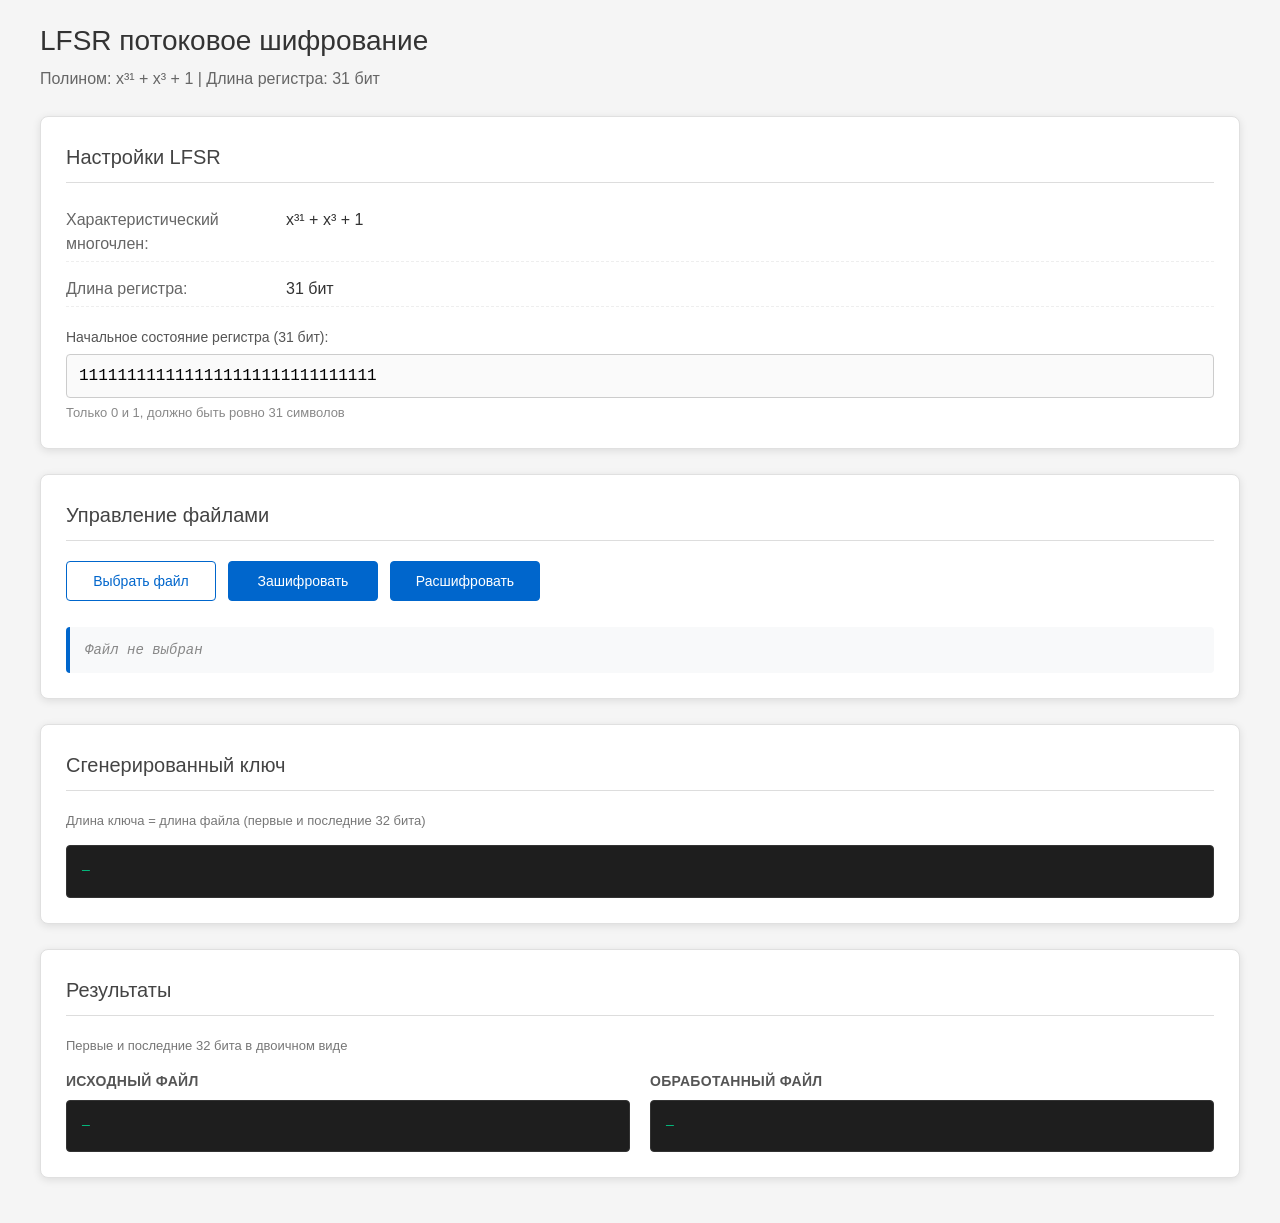
<file: laba2/index.html>
<!doctype html>
<html lang="ru">
  <head>
    <meta charset="UTF-8" />
    <meta name="viewport" content="width=device-width, initial-scale=1.0" />
    <title>LFSR Потоковое шифрование</title>
    <link rel="stylesheet" href="styles.css" />
  </head>
  <body>
    <div class="container">
      <header>
        <h1>LFSR потоковое шифрование</h1>
        <p class="subtitle">Полином: x³¹ + x³ + 1 | Длина регистра: 31 бит</p>
      </header>
      <main>
        <section class="card">
          <h2>Настройки LFSR</h2>
          <div class="info-row">
            <span class="info-label">Характеристический многочлен:</span>
            <span class="info-value">x³¹ + x³ + 1</span>
          </div>
          <div class="info-row">
            <span class="info-label">Длина регистра:</span>
            <span class="info-value">31 бит</span>
          </div>
          <div class="input-group">
            <label for="initial-state"
              >Начальное состояние регистра (31 бит):</label
            >
            <input
              type="text"
              id="initial-state"
              value="1111111111111111111111111111111"
              maxlength="31"
              placeholder="1111111111111111111111111111111"
            />
            <p class="input-hint">
              Только 0 и 1, должно быть ровно 31 символов
            </p>
          </div>
        </section>
        <section class="card">
          <h2>Управление файлами</h2>
          <div class="button-group">
            <label for="file-input" class="button button-outline"
              >Выбрать файл</label
            >
            <input type="file" id="file-input" hidden />
            <button id="encrypt-btn" class="button button-primary">
              Зашифровать
            </button>
            <button id="decrypt-btn" class="button button-primary">
              Расшифровать
            </button>
            <button
              id="save-btn"
              class="button button-success"
              style="display: none"
            >
              Сохранить результат
            </button>
            <button
              id="export-excel-btn"
              class="button button-success"
              style="display: none"
            >
              Экспорт в Excel
            </button>
          </div>
          <div id="file-info" class="file-info">
            <p class="text-muted">Файл не выбран</p>
          </div>
        </section>
        <section class="card">
          <h2>Сгенерированный ключ</h2>
          <p class="section-note">
            Длина ключа = длина файла (первые и последние 32 бита)
          </p>
          <div class="key-container">
            <pre id="key-output" class="binary-display">—</pre>
          </div>
        </section>
        <section class="card">
          <h2>Результаты</h2>
          <p class="section-note">Первые и последние 32 бита в двоичном виде</p>
          <div class="results-grid">
            <div class="result-column">
              <h3>Исходный файл</h3>
              <pre id="original-output" class="binary-display">—</pre>
            </div>
            <div class="result-column">
              <h3>Обработанный файл</h3>
              <pre id="result-output" class="binary-display">—</pre>
            </div>
          </div>
        </section>
      </main>
    </div>
    <script src="lfsr.js"></script>
    <script src="https://cdn.sheetjs.com/xlsx-0.20.2/package/dist/xlsx.full.min.js"></script>
    <script src="app.js"></script>
  </body>
</html>
</file>
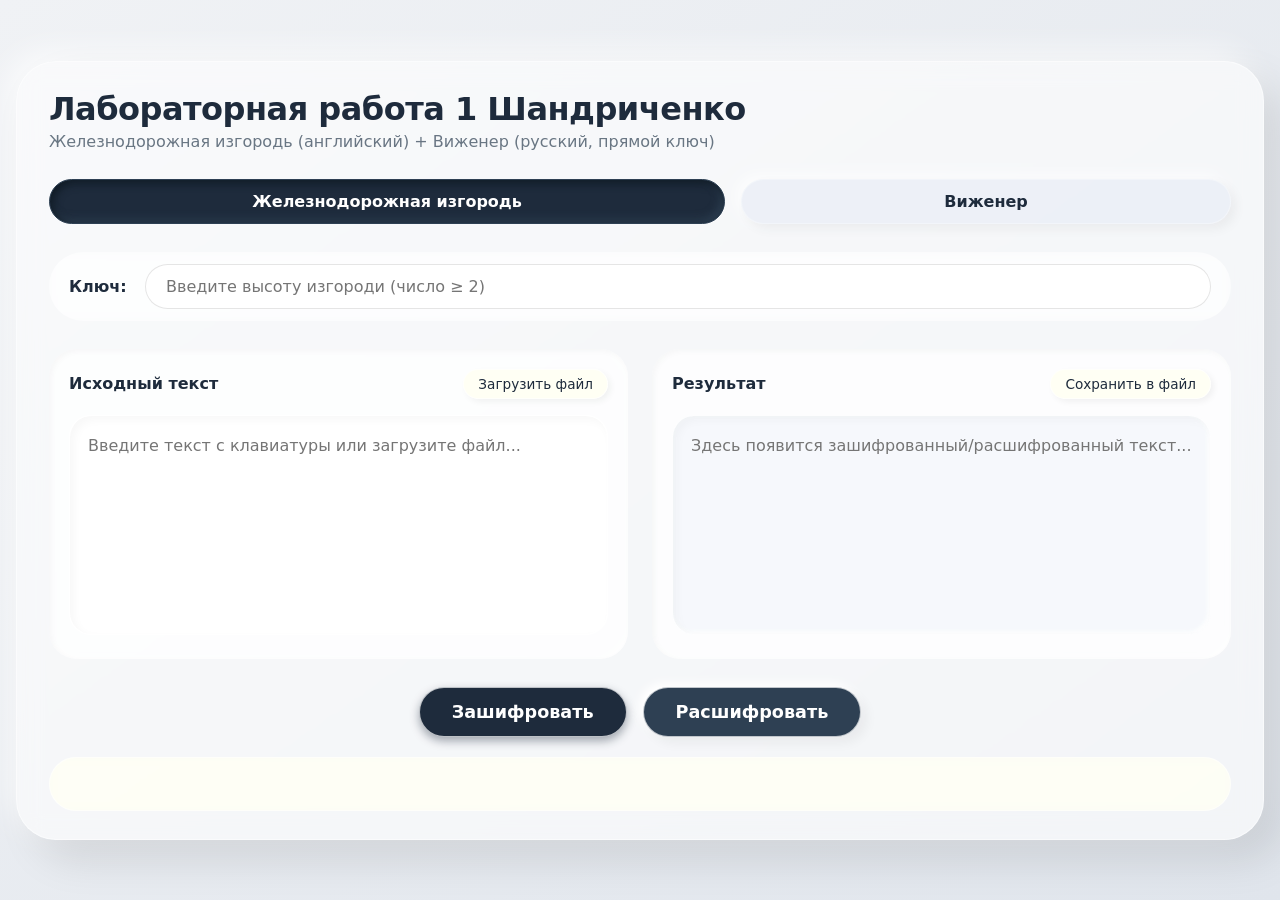
<file: laba1/code/index.html>
<!DOCTYPE html>
<html lang="ru">
<head>
    <meta charset="UTF-8">
    <meta name="viewport" content="width=device-width, initial-scale=1.0">
    <title>Лабораторная работа: Шифрование</title>
    <link rel="stylesheet" href="styles.css">
</head>
<body>
    <div class="card">
        <h1>Лабораторная работа 1 Шандриченко</h1>
        <p class="subtitle">Железнодорожная изгородь (английский) + Виженер (русский, прямой ключ)</p>

        <div class="mode-selector">
            <button class="mode-btn active" data-mode="rail">Железнодорожная изгородь</button>
            <button class="mode-btn" data-mode="vigenere">Виженер</button>
        </div>

        <div class="key-group">
            <label for="keyInput">Ключ:</label>
            <input type="text" id="keyInput" placeholder="Для изгороди: число ≥ 2, для Виженера: слово" autocomplete="off">
        </div>

        <div class="dual-panel">
            <div class="panel">
                <div class="panel-header">
                    <span>Исходный текст</span>
                    <button class="small-btn" id="loadFileBtn">Загрузить файл</button>
                </div>
                <textarea id="inputText" placeholder="Введите текст с клавиатуры или загрузите файл..."></textarea>
            </div>
            <div class="panel">
                <div class="panel-header">
                    <span>Результат</span>
                    <button class="small-btn" id="saveFileBtn">Сохранить в файл</button>
                </div>
                <textarea id="outputText" placeholder="Здесь появится зашифрованный/расшифрованный текст..." readonly></textarea>
            </div>
        </div>

        <div class="action-bar">
            <button class="action-btn primary" id="encryptBtn">Зашифровать</button>
            <button class="action-btn secondary" id="decryptBtn">Расшифровать</button>
        </div>

        <div class="status" id="status"></div>
    </div>

    <script src="script.js"></script>
</body>
</html>
</file>
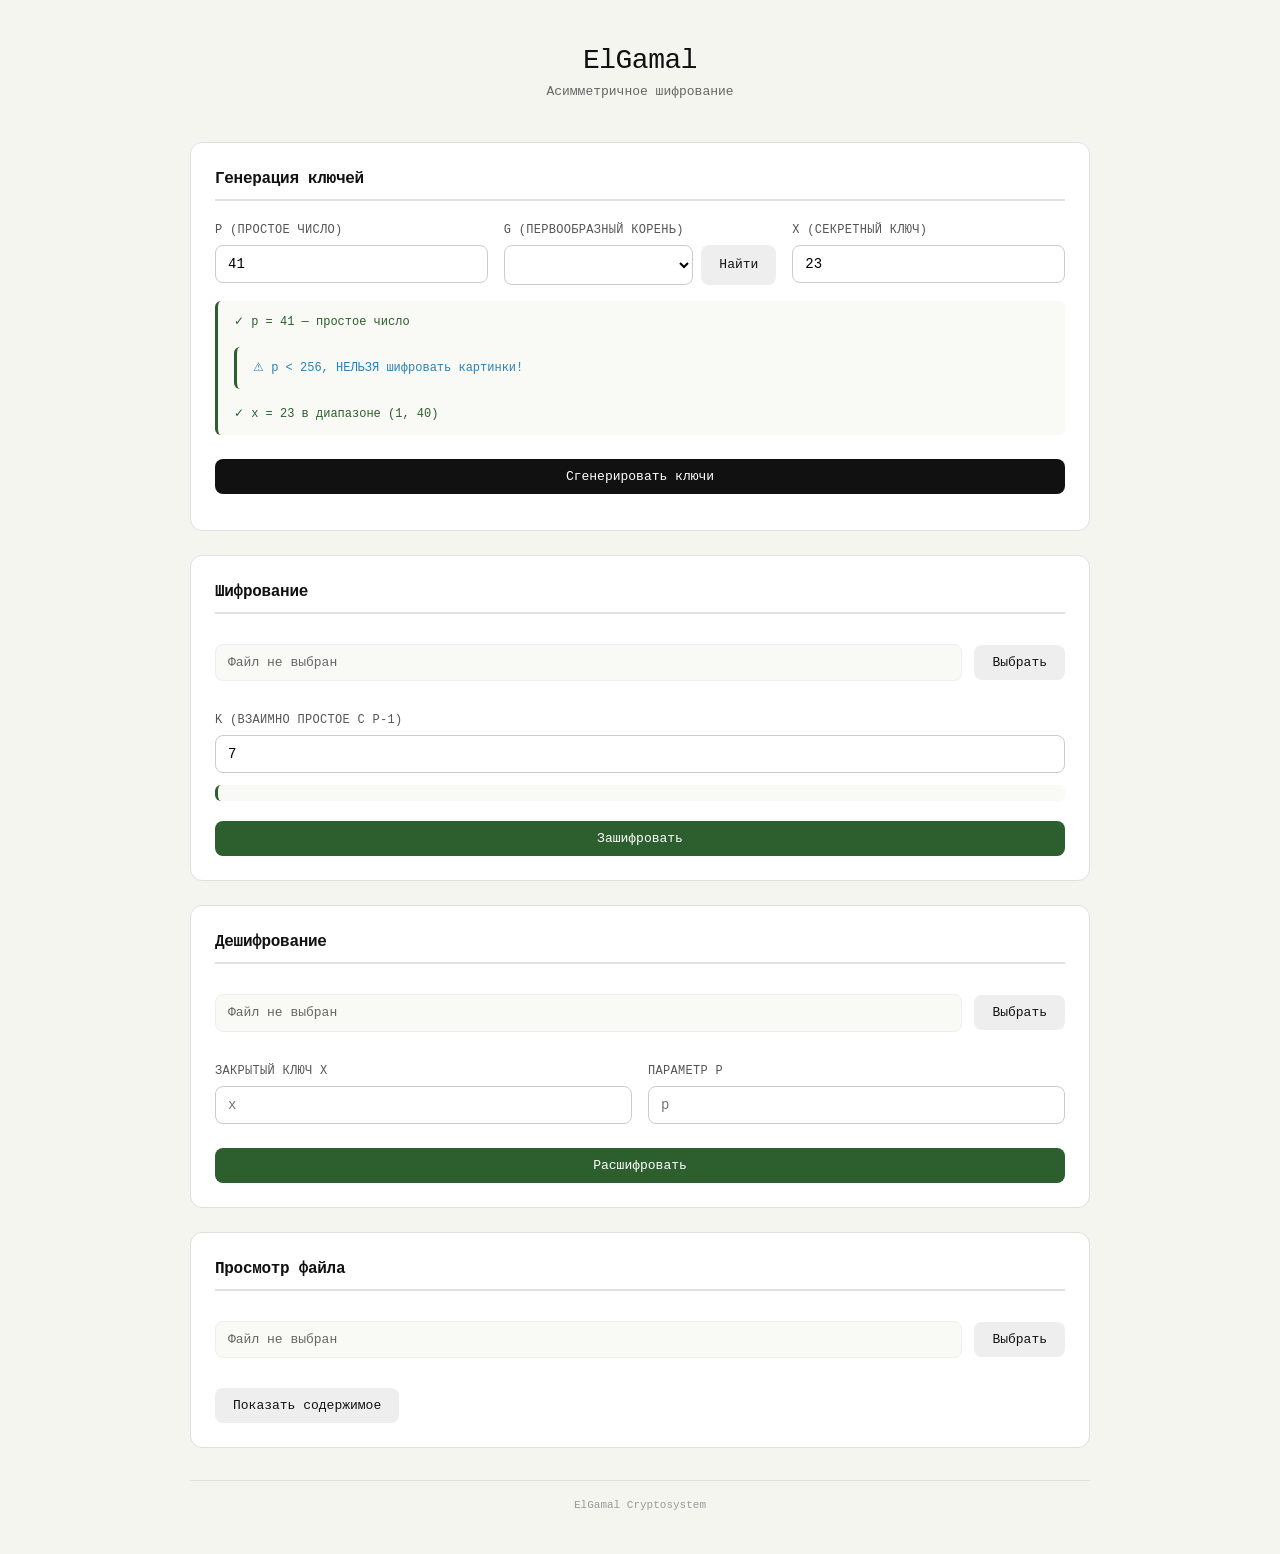
<file: laba3/code/index.html>
<!doctype html>
<html lang="ru">
  <head>
    <meta charset="UTF-8" />
    <meta name="viewport" content="width=device-width, initial-scale=1.0" />
    <title>ElGamal | Криптосистема</title>
    <link rel="stylesheet" href="style.css" />
  </head>
  <body>
    <div class="container">
      <h1>ElGamal</h1>
      <p class="subtitle">Асимметричное шифрование</p>

      <!-- 1. Генерация ключей -->
      <div class="block">
        <div class="block-title">Генерация ключей</div>

        <div class="row">
          <div class="field">
            <label>p (простое число)</label>
            <input type="number" id="pInput" value="41" />
          </div>
          <div class="field">
            <label>g (первообразный корень)</label>
            <div class="flex-row">
              <select id="gSelect"></select>
              <button id="findRootsBtn" class="btn-light">Найти</button>
            </div>
          </div>
          <div class="field">
            <label>x (секретный ключ)</label>
            <input type="number" id="xInput" value="23" />
          </div>
        </div>

        <div id="keyCheckInfo" class="info"></div>

        <button id="generateKeysBtn" class="btn-dark">
          Сгенерировать ключи
        </button>

        <div id="keyResult" class="output" style="display: none"></div>
        <div id="keyStatus" class="status"></div>
      </div>

      <!-- 2. Шифрование -->
      <div class="block">
        <div class="block-title">Шифрование</div>

        <div class="file-row">
          <span id="encryptFileName" class="filename">Файл не выбран</span>
          <input type="file" id="encryptFileInput" style="display: none" />
          <button id="selectEncryptFileBtn" class="btn-light">Выбрать</button>
        </div>

        <div class="field">
          <label>k (взаимно простое с p-1)</label>
          <input type="number" id="kInput" value="7" />
        </div>

        <div id="kCheckInfo" class="info small"></div>

        <button id="encryptBtn" class="btn-green">Зашифровать</button>

        <div id="encryptResult" class="output" style="display: none"></div>
      </div>

      <!-- 3. Дешифрование -->
      <div class="block">
        <div class="block-title">Дешифрование</div>

        <div class="file-row">
          <span id="decryptFileName" class="filename">Файл не выбран</span>
          <input type="file" id="decryptFileInput" style="display: none" />
          <button id="selectDecryptFileBtn" class="btn-light">Выбрать</button>
        </div>

        <div class="row">
          <div class="field">
            <label>Закрытый ключ x</label>
            <input type="number" id="decryptXInput" placeholder="x" />
          </div>
          <div class="field">
            <label>Параметр p</label>
            <input type="number" id="decryptPInput" placeholder="p" />
          </div>
        </div>

        <button id="decryptBtn" class="btn-green">Расшифровать</button>

        <div id="decryptResult" class="output" style="display: none"></div>
      </div>

      <!-- 4. Просмотр -->
      <div class="block">
        <div class="block-title">Просмотр файла</div>

        <div class="file-row">
          <span id="viewFileName" class="filename">Файл не выбран</span>
          <input type="file" id="viewFileInput" style="display: none" />
          <button id="selectViewFileBtn" class="btn-light">Выбрать</button>
        </div>

        <button id="viewBtn" class="btn-light">Показать содержимое</button>

        <div id="viewResult" class="output" style="display: none"></div>
      </div>

      <div class="footer">ElGamal Cryptosystem</div>
    </div>

    <script src="script.js"></script>
  </body>
</html>
</file>
<file: laba2/styles.css>
* {
  margin: 0;
  padding: 0;
  box-sizing: border-box;
}

body {
  font-family: -apple-system, BlinkMacSystemFont, 'Segoe UI', Roboto, Arial, sans-serif;
  background: #f5f5f5;
  color: #333;
  line-height: 1.5;
  padding: 20px;
}

.container {
  max-width: 1200px;
  margin: 0 auto;
}

h1 {
  font-size: 28px;
  font-weight: 400;
  color: #333;
  margin-bottom: 5px;
}

.subtitle {
  font-size: 16px;
  color: #666;
  margin-bottom: 25px;
}

h2 {
  font-size: 20px;
  font-weight: 500;
  color: #444;
  margin-bottom: 20px;
  padding-bottom: 10px;
  border-bottom: 1px solid #ddd;
}

h3 {
  font-size: 14px;
  font-weight: 600;
  color: #555;
  margin-bottom: 8px;
  text-transform: uppercase;
  letter-spacing: 0.3px;
}

.card {
  background: white;
  border-radius: 8px;
  padding: 25px;
  margin-bottom: 25px;
  box-shadow: 0 2px 8px rgba(0, 0, 0, 0.1);
  border: 1px solid #e0e0e0;
}

.info-row {
  display: flex;
  margin-bottom: 10px;
  padding: 5px 0;
  border-bottom: 1px dashed #eee;
}

.info-label {
  width: 220px;
  color: #666;
}

.info-value {
  color: #333;
  font-weight: 500;
}

.input-group {
  margin-top: 20px;
}

label {
  display: block;
  margin-bottom: 6px;
  color: #555;
  font-size: 14px;
  font-weight: 500;
}

input[type="text"] {
  width: 100%;
  padding: 12px;
  border: 1px solid #ccc;
  border-radius: 4px;
  font-family: 'Courier New', monospace;
  font-size: 16px;
  background: #fafafa;
}

input[type="text"]:focus {
  outline: none;
  border-color: #0066cc;
  background: white;
}

.input-hint {
  margin-top: 5px;
  font-size: 13px;
  color: #888;
}

.button-group {
  display: flex;
  gap: 12px;
  flex-wrap: wrap;
  margin-bottom: 20px;
}

.button {
  display: inline-block;
  padding: 10px 20px;
  border-radius: 4px;
  font-size: 14px;
  font-weight: 500;
  text-align: center;
  cursor: pointer;
  border: 1px solid #ccc;
  background: white;
  color: #333;
  min-width: 150px;
  height: 40px;
  line-height: 18px;
  transition: all 0.2s;
}

.button:hover {
  background: #f0f0f0;
}

.button-outline {
  background: white;
  border: 1px solid #0066cc;
  color: #0066cc;
}

.button-outline:hover {
  background: #0066cc;
  color: white;
}

.button-primary {
  background: #0066cc;
  border: 1px solid #0066cc;
  color: white;
}

.button-primary:hover {
  background: #0052a3;
}

.button-success {
  background: #28a745;
  border: 1px solid #28a745;
  color: white;
}

.button-success:hover {
  background: #218838;
}

.file-info {
  background: #f8f9fa;
  border-left: 4px solid #0066cc;
  padding: 12px 15px;
  font-family: 'Courier New', monospace;
  font-size: 14px;
  border-radius: 4px;
  line-height: 1.6;
  max-height: 100px;
  overflow-y: auto;
}

.text-muted {
  color: #888;
  font-style: italic;
}

.binary-display {
  background: #1e1e1e;
  color: #00cc88;
  padding: 15px;
  border-radius: 4px;
  font-family: 'Courier New', monospace;
  font-size: 13px;
  line-height: 1.6;
  white-space: pre;
  overflow-x: auto;
  border: 1px solid #333;
}

.key-container {
  margin-top: 10px;
}

.results-grid {
  display: grid;
  grid-template-columns: 1fr 1fr;
  gap: 20px;
  margin-top: 15px;
}

.result-column {
  display: flex;
  flex-direction: column;
}

.key-info {
  margin-top: 12px;
  padding: 10px 12px;
  background: #f8f9fa;
  border-left: 4px solid #28a745;
  font-family: 'Courier New', monospace;
  font-size: 13px;
  border-radius: 4px;
  line-height: 1.5;
  max-height: 90px;
  overflow-y: auto;
}

.section-note {
  color: #777;
  font-size: 13px;
  margin-bottom: 15px;
}

@media (max-width: 768px) {
  body {
    padding: 10px;
  }

  h1 {
    font-size: 24px;
  }

  .card {
    padding: 15px;
  }

  .button-group {
    flex-direction: column;
  }

  .button {
    width: 100%;
  }

  .results-grid {
    grid-template-columns: 1fr;
  }

  .info-row {
    flex-direction: column;
  }

  .info-label {
    width: 100%;
    margin-bottom: 5px;
  }
}
</file>
<file: laba1/code/styles.css>
* {
  box-sizing: border-box;
  font-family: 'Segoe UI', Roboto, system-ui, sans-serif;
}

body {
  background: linear-gradient(145deg, #f0f2f5 0%, #e0e5ec 100%);
  min-height: 100vh;
  margin: 0;
  display: flex;
  align-items: center;
  justify-content: center;
  padding: 16px;
}

.card {
  max-width: 1300px;
  width: 100%;
  background: rgba(255, 255, 255, 0.6);
  backdrop-filter: blur(12px);
  -webkit-backdrop-filter: blur(12px);
  border-radius: 40px;
  box-shadow: 20px 20px 40px rgba(0, 0, 0, 0.1), -10px -10px 30px rgba(255, 255, 255, 0.7);
  padding: 28px 32px;
  border: 1px solid rgba(255, 255, 255, 0.5);
}

h1 {
  margin: 0 0 4px 0;
  font-weight: 600;
  font-size: 2rem;
  color: #1e2b3c;
  letter-spacing: -0.5px;
}

.subtitle {
  margin-top: 0;
  margin-bottom: 28px;
  color: #2c3e50;
  opacity: 0.7;
  font-weight: 400;
  font-size: 1rem;
}

.mode-selector {
  display: flex;
  gap: 16px;
  margin-bottom: 28px;
  flex-wrap: wrap;
}

.mode-btn {
  background: rgba(230, 236, 245, 0.6);
  border: none;
  padding: 12px 28px;
  border-radius: 60px;
  font-size: 1rem;
  font-weight: 600;
  color: #1e2b3c;
  cursor: pointer;
  box-shadow: 5px 5px 12px rgba(0, 0, 0, 0.05), -5px -5px 12px rgba(255, 255, 255, 0.6);
  transition: 0.15s;
  border: 1px solid rgba(255, 255, 255, 0.3);
  flex: 1 1 auto;
}

.mode-btn.active {
  background: #1e2b3c;
  color: white;
  box-shadow: inset 3px 3px 8px #0f1a24, inset -3px -3px 8px #2e4053;
  border-color: #2e4053;
}

.key-group {
  display: flex;
  align-items: center;
  gap: 16px;
  margin-bottom: 28px;
  background: rgba(255, 255, 255, 0.3);
  padding: 12px 20px;
  border-radius: 60px;
  backdrop-filter: blur(4px);
}

.key-group label {
  font-weight: 600;
  color: #1e2b3c;
  min-width: 60px;
}

.key-group input {
  flex: 1;
  background: rgba(255, 255, 255, 0.7);
  border: 1px solid rgba(0, 0, 0, 0.1);
  border-radius: 40px;
  padding: 12px 20px;
  font-size: 1rem;
  outline: none;
  transition: 0.2s;
  color: #1e2b3c;
}

.key-group input:focus {
  border-color: #1e2b3c;
  background: white;
  box-shadow: 0 0 0 3px rgba(30, 43, 60, 0.2);
}

.dual-panel {
  display: flex;
  gap: 24px;
  margin-bottom: 28px;
  flex-wrap: wrap;
}

.panel {
  flex: 1 1 400px;
  background: rgba(255, 255, 255, 0.4);
  border-radius: 28px;
  padding: 20px;
  backdrop-filter: blur(4px);
  box-shadow: inset 2px 2px 6px rgba(0, 0, 0, 0.03), inset -2px -2px 6px rgba(255, 255, 255, 0.8);
}

.panel-header {
  display: flex;
  justify-content: space-between;
  align-items: center;
  margin-bottom: 16px;
  font-weight: 600;
  color: #1e2b3c;
}

.small-btn {
  background: rgba(255, 255, 240, 0.7);
  border: none;
  border-radius: 30px;
  padding: 6px 14px;
  font-size: 0.85rem;
  font-weight: 500;
  cursor: pointer;
  box-shadow: 3px 3px 6px rgba(0, 0, 0, 0.05);
  transition: 0.1s;
  border: 1px solid rgba(255, 255, 255, 0.6);
  color: #1e2b3c;
}

.small-btn:hover {
  background: white;
}

textarea {
  width: 100%;
  height: 220px;
  padding: 18px;
  border: none;
  border-radius: 22px;
  background: rgba(255, 255, 255, 0.7);
  resize: none;
  font-size: 1rem;
  line-height: 1.5;
  box-shadow: inset 4px 4px 10px rgba(0, 0, 0, 0.03), inset -2px -2px 5px rgba(255, 255, 255, 0.9);
  border: 1px solid rgba(255, 255, 255, 0.7);
  outline: none;
  transition: 0.15s;
  color: #1e2b3c;
}

textarea:focus {
  background: white;
  box-shadow: inset 2px 2px 5px rgba(0, 0, 0, 0.05), 0 0 0 2px #1e2b3c20;
}

textarea[readonly] {
  background: rgba(240, 244, 250, 0.5);
  color: #1e2b3c;
}

.action-bar {
  display: flex;
  gap: 16px;
  justify-content: center;
  flex-wrap: wrap;
  margin-bottom: 20px;
}

.action-btn {
  border: none;
  padding: 14px 32px;
  border-radius: 50px;
  font-weight: 700;
  font-size: 1.1rem;
  background: #e8edf5;
  color: #1e2b3c;
  cursor: pointer;
  box-shadow: 6px 6px 12px rgba(0, 0, 0, 0.05), -4px -4px 8px white;
  transition: 0.1s;
  border: 1px solid rgba(255, 255, 255, 0.7);
  min-width: 160px;
}

.action-btn.primary {
  background: #1e2b3c;
  color: white;
  box-shadow: 0 4px 10px rgba(30, 43, 60, 0.4);
}

.action-btn.secondary {
  background: #2e4053;
  color: white;
}

.action-btn:hover {
  transform: scale(0.98);
  box-shadow: 2px 2px 6px rgba(0, 0, 0, 0.1);
}

.status {
  padding: 12px 20px;
  border-radius: 40px;
  background: rgba(255, 255, 240, 0.6);
  color: #1e2b3c;
  font-size: 0.9rem;
  min-height: 54px;
  backdrop-filter: blur(4px);
  border: 1px solid rgba(255, 255, 255, 0.5);
}
</file>
<file: laba3/code/style.css>
* {
  margin: 0;
  padding: 0;
  box-sizing: border-box;
}

body {
  font-family: -apple-system, BlinkMacSystemFont, 'Segoe UI', 'Roboto', 'Monaco', monospace;
  background: #f5f5f0;
  color: #1a1a1a;
  line-height: 1.5;
  padding: 40px 20px;
}

.container {
  max-width: 900px;
  margin: 0 auto;
}

h1 {
  font-size: 28px;
  font-weight: 500;
  letter-spacing: -0.5px;
  color: #111;
  text-align: center;
}

.subtitle {
  text-align: center;
  color: #666;
  font-size: 13px;
  margin-bottom: 40px;
  font-family: monospace;
}

.block {
  background: #fff;
  border: 1px solid #e0e0e0;
  border-radius: 12px;
  padding: 24px;
  margin-bottom: 24px;
  transition: box-shadow 0.2s;
}

.block:hover {
  box-shadow: 0 4px 12px rgba(0, 0, 0, 0.05);
}

.block-title {
  font-size: 16px;
  font-weight: 600;
  color: #111;
  margin-bottom: 20px;
  padding-bottom: 8px;
  border-bottom: 2px solid #e0e0e0;
  letter-spacing: -0.3px;
}

.row {
  display: flex;
  gap: 16px;
  margin-bottom: 16px;
  flex-wrap: wrap;
}

.field {
  flex: 1;
  min-width: 150px;
}

label {
  display: block;
  font-size: 12px;
  font-weight: 500;
  color: #555;
  margin-bottom: 6px;
  text-transform: uppercase;
  letter-spacing: 0.3px;
}

input, select {
  width: 100%;
  padding: 10px 12px;
  border: 1px solid #ccc;
  border-radius: 8px;
  font-size: 14px;
  font-family: 'Monaco', monospace;
  background: #fff;
  transition: all 0.2s;
}

input:focus, select:focus {
  outline: none;
  border-color: #111;
}

.flex-row {
  display: flex;
  gap: 8px;
}

.flex-row select {
  flex: 1;
}

button {
  padding: 10px 18px;
  border: none;
  border-radius: 8px;
  font-size: 13px;
  font-weight: 500;
  cursor: pointer;
  transition: all 0.2s;
  font-family: inherit;
}

.btn-dark {
  background: #111;
  color: #fff;
  width: 100%;
  margin-top: 8px;
}

.btn-dark:hover {
  background: #333;
}

.btn-green {
  background: #2c5f2d;
  color: #fff;
  width: 100%;
  margin-top: 8px;
}

.btn-green:hover {
  background: #1e3f1f;
}

.btn-light {
  background: #eee;
  color: #111;
}

.btn-light:hover {
  background: #ddd;
}

.file-row {
  display: flex;
  align-items: center;
  justify-content: space-between;
  gap: 12px;
  margin-bottom: 20px;
  padding: 10px 0;
}

.filename {
  flex: 1;
  font-size: 13px;
  color: #666;
  font-family: monospace;
  background: #f9f9f5;
  padding: 8px 12px;
  border-radius: 8px;
  border: 1px solid #eee;
  overflow: hidden;
  text-overflow: ellipsis;
  white-space: nowrap;
}

.info {
  background: #f9f9f5;
  border-left: 3px solid #2c5f2d;
  padding: 12px 16px;
  margin: 16px 0;
  font-family: monospace;
  font-size: 12px;
  border-radius: 6px;
}

.info.small {
  padding: 8px 12px;
  margin: 12px 0;
}

.info .success {
  color: #2c5f2d;
}

.info .error {
  color: #c0392b;
}

.info .warning {
  color: #e67e22;
}

.info .info {
  color: #2980b9;
}

.output {
  background: #1a1a1a;
  color: #7ed6df;
  padding: 16px;
  margin-top: 16px;
  border-radius: 8px;
  font-family: 'Monaco', monospace;
  font-size: 12px;
  line-height: 1.5;
  white-space: pre-wrap;
  word-break: break-all;
  max-height: 300px;
  overflow-y: auto;
}

.status {
  text-align: center;
  font-size: 12px;
  margin-top: 12px;
  color: #666;
}

.footer {
  text-align: center;
  font-size: 11px;
  color: #999;
  margin-top: 32px;
  padding-top: 16px;
  border-top: 1px solid #e0e0e0;
}

@media (max-width: 640px) {
  body {
    padding: 20px 16px;
  }

  .block {
    padding: 18px;
  }

  .row {
    flex-direction: column;
    gap: 12px;
  }

  .file-row {
    flex-wrap: wrap;
  }

  .filename {
    width: 100%;
    white-space: normal;
    word-break: break-all;
  }
}
</file>
